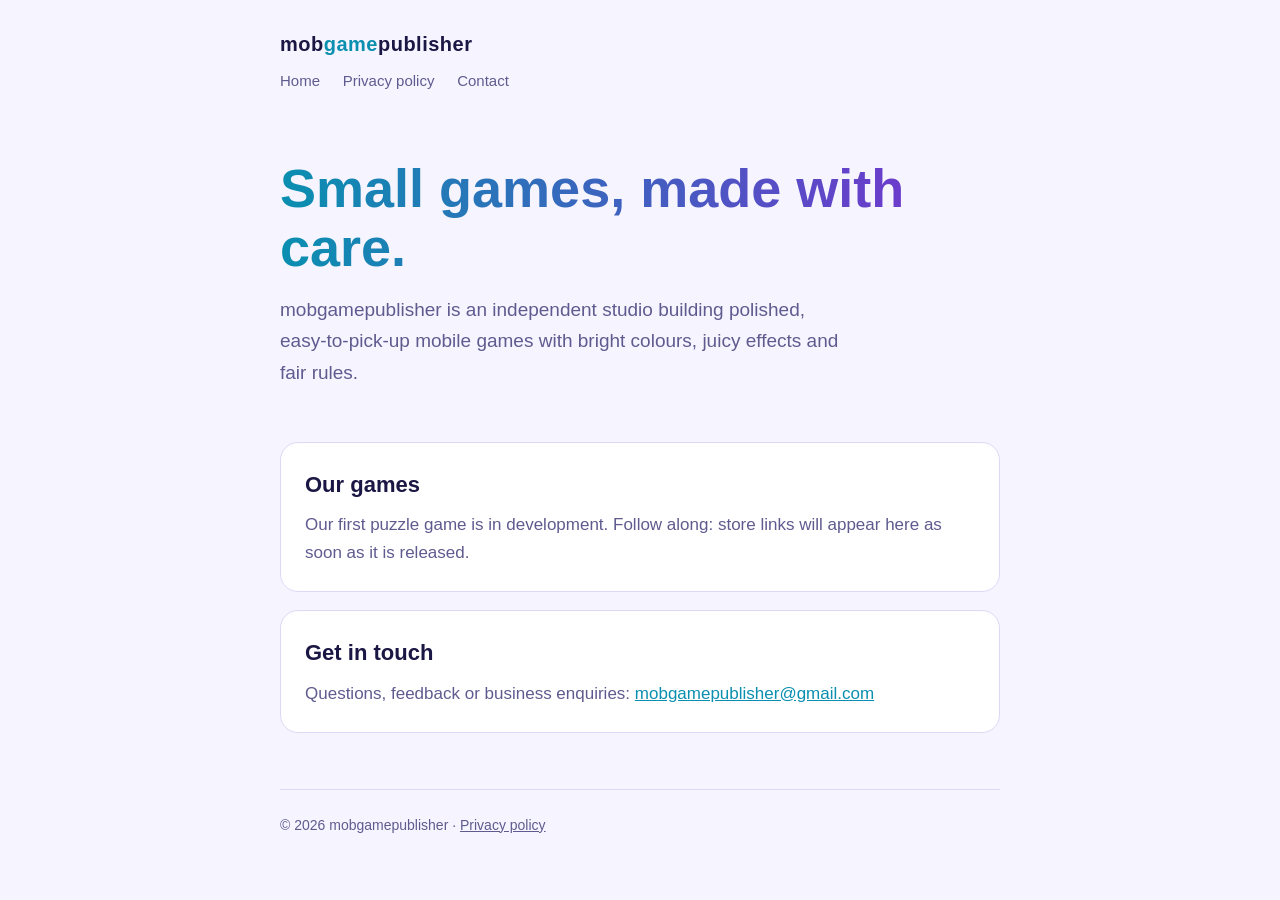
<file: index.html>
<!doctype html>
<html lang="en">
<head>
  <meta charset="utf-8">
  <meta name="viewport" content="width=device-width, initial-scale=1">
  <title>mobgamepublisher: mobile games</title>
  <meta name="description" content="mobgamepublisher makes simple, polished mobile games.">
  <link rel="stylesheet" href="style.css">
</head>
<body>
  <div class="wrap">
    <header class="site">
      <a class="brand" href="index.html">mob<span>game</span>publisher</a>
      <nav>
        <a href="index.html">Home</a>
        <a href="privacy.html">Privacy policy</a>
        <a href="mailto:mobgamepublisher@gmail.com">Contact</a>
      </nav>
    </header>

    <section class="hero">
      <h1>Small games, made with care.</h1>
      <p>mobgamepublisher is an independent studio building polished, easy-to-pick-up mobile games with bright colours, juicy effects and fair rules.</p>
    </section>

    <section class="card">
      <h2>Our games</h2>
      <p>Our first puzzle game is in development. Follow along: store links will appear here as soon as it is released.</p>
    </section>

    <section class="card">
      <h2>Get in touch</h2>
      <p>Questions, feedback or business enquiries: <a href="mailto:mobgamepublisher@gmail.com">mobgamepublisher@gmail.com</a></p>
    </section>

    <footer>
      &copy; 2026 mobgamepublisher &middot; <a href="privacy.html">Privacy policy</a>
    </footer>
  </div>
</body>
</html>
</file>
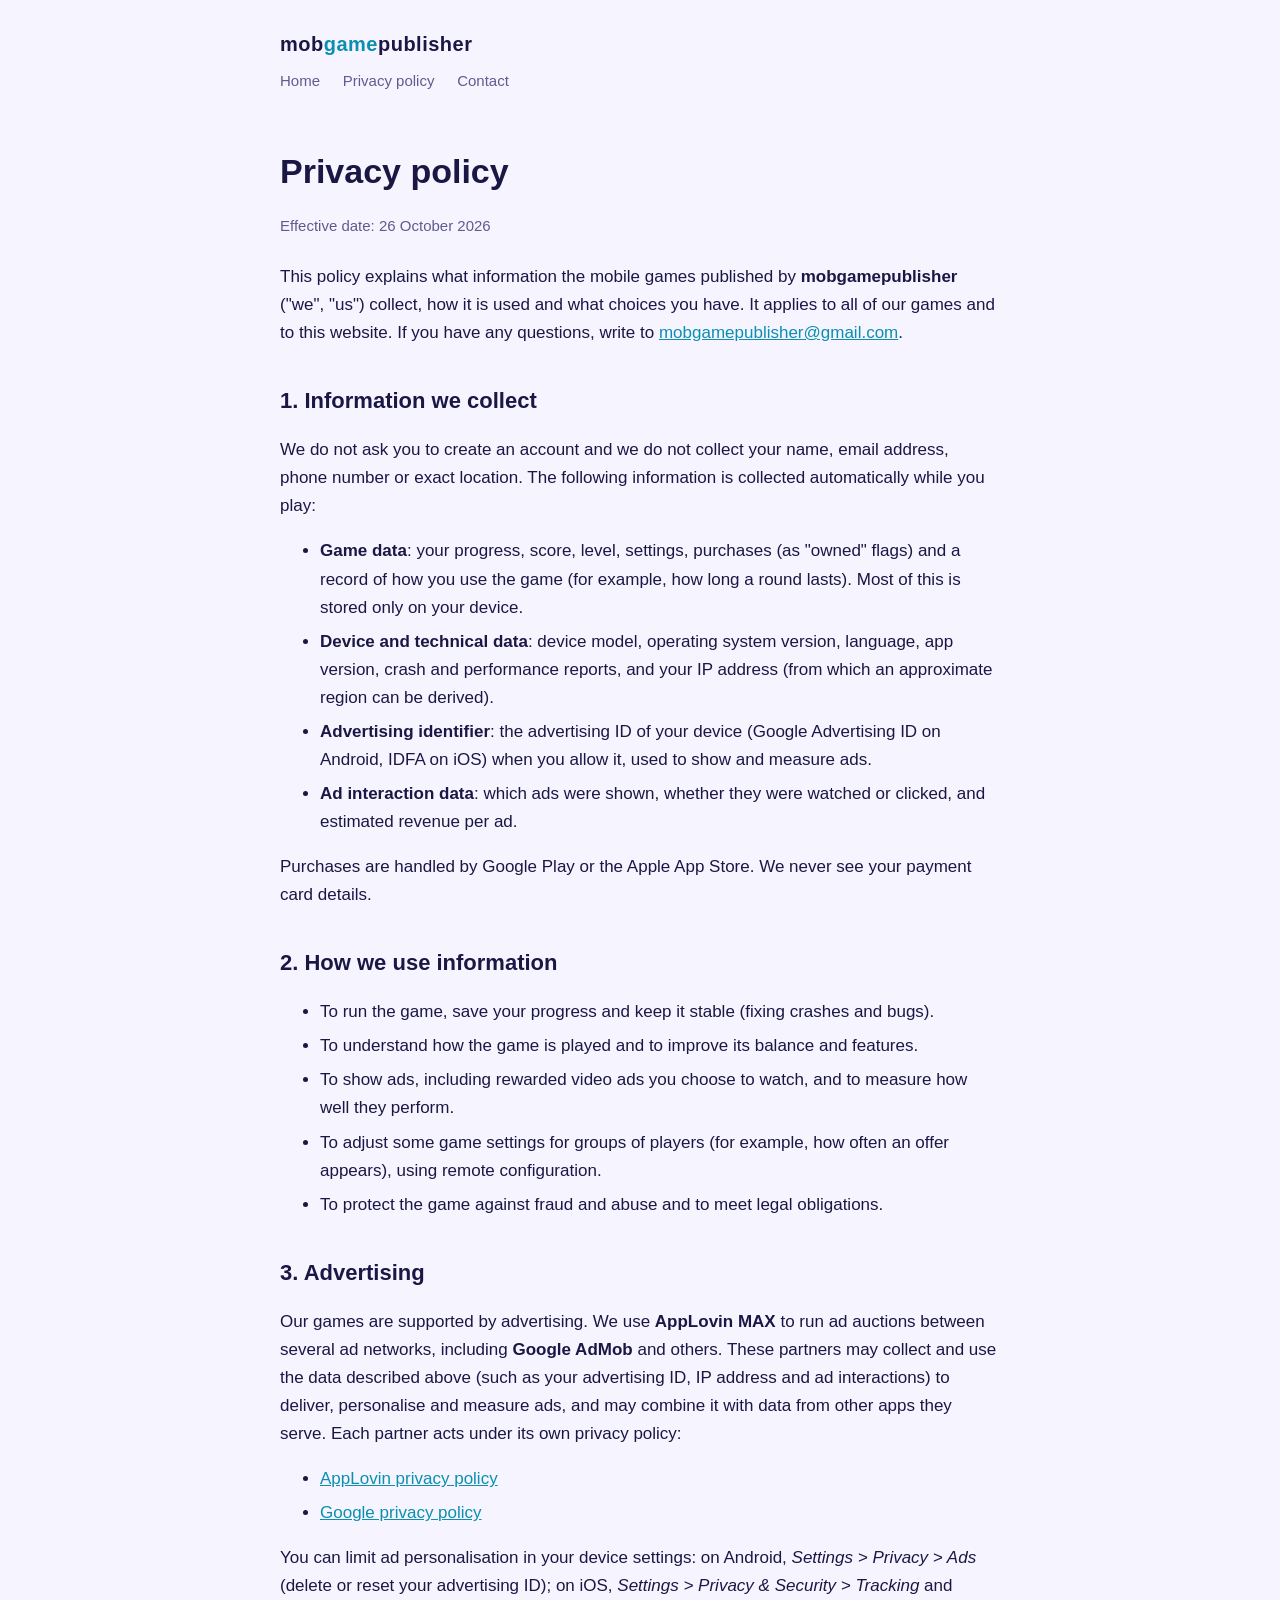
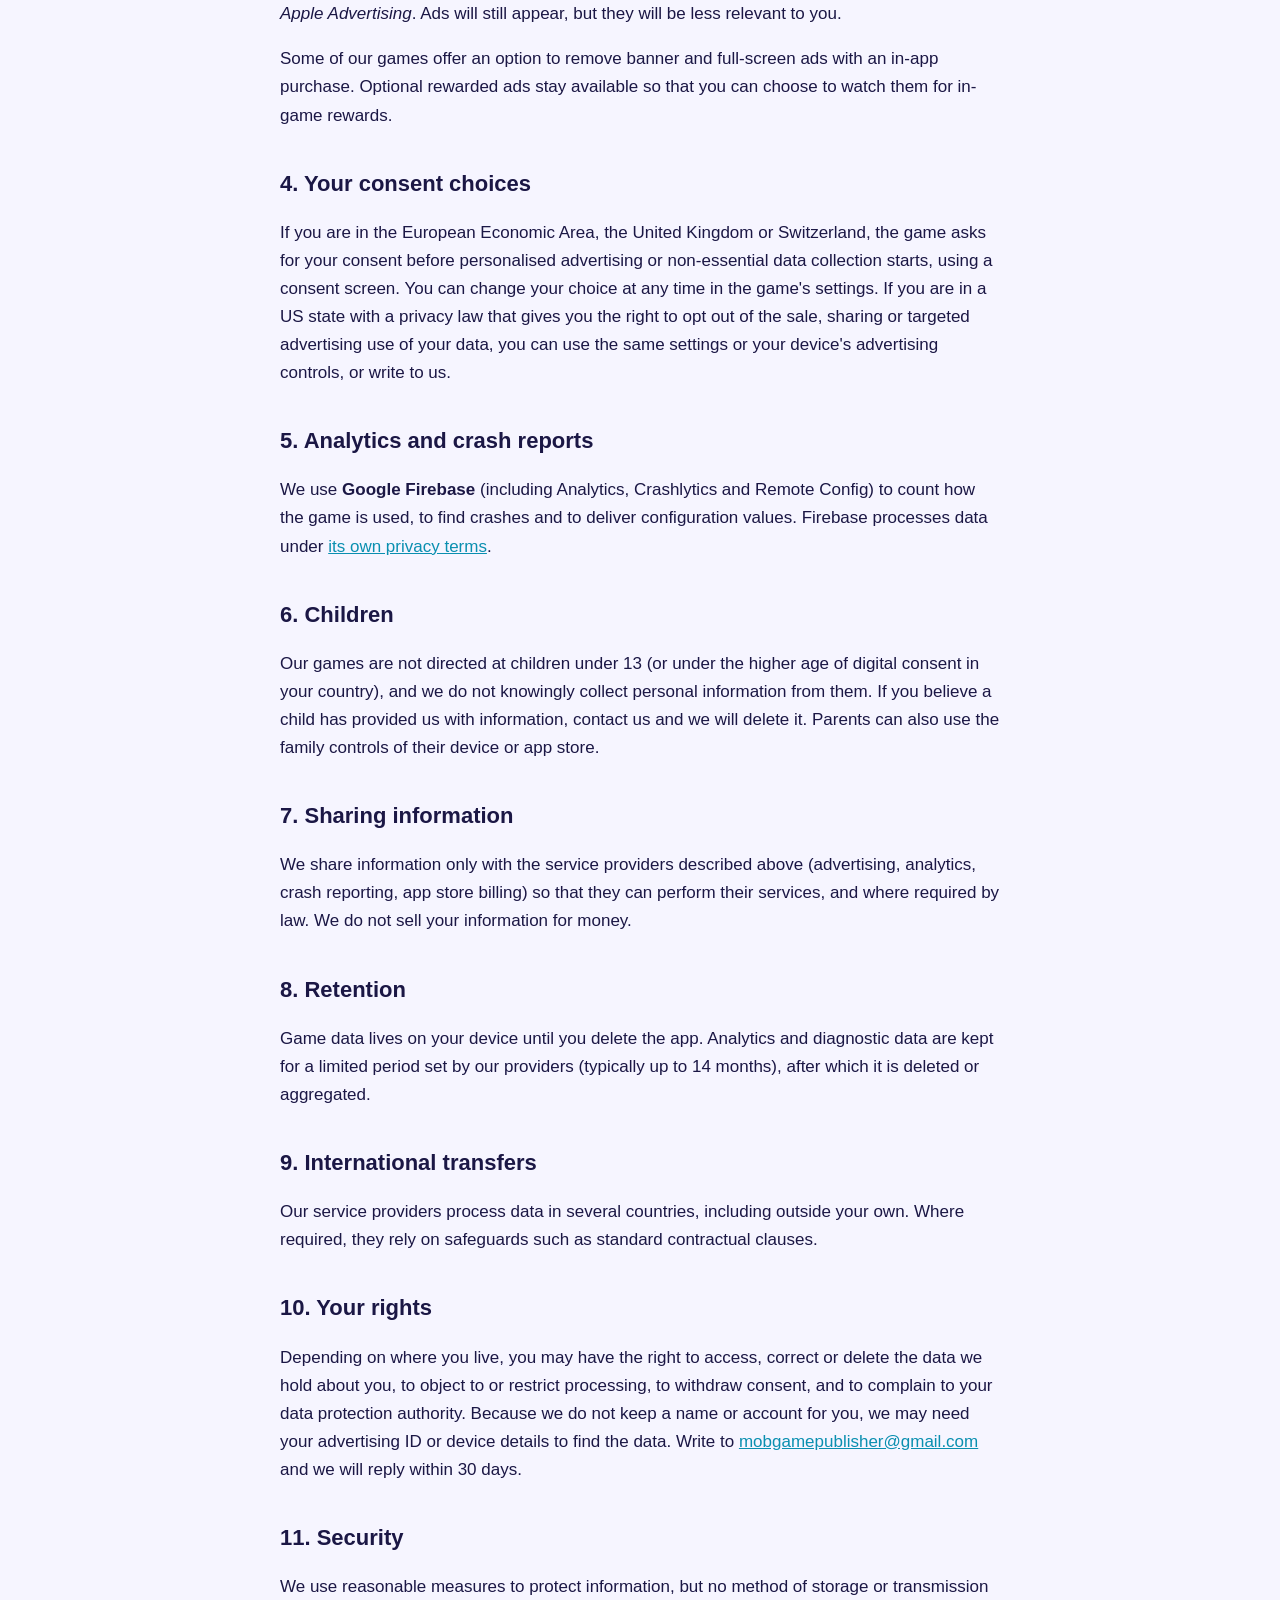
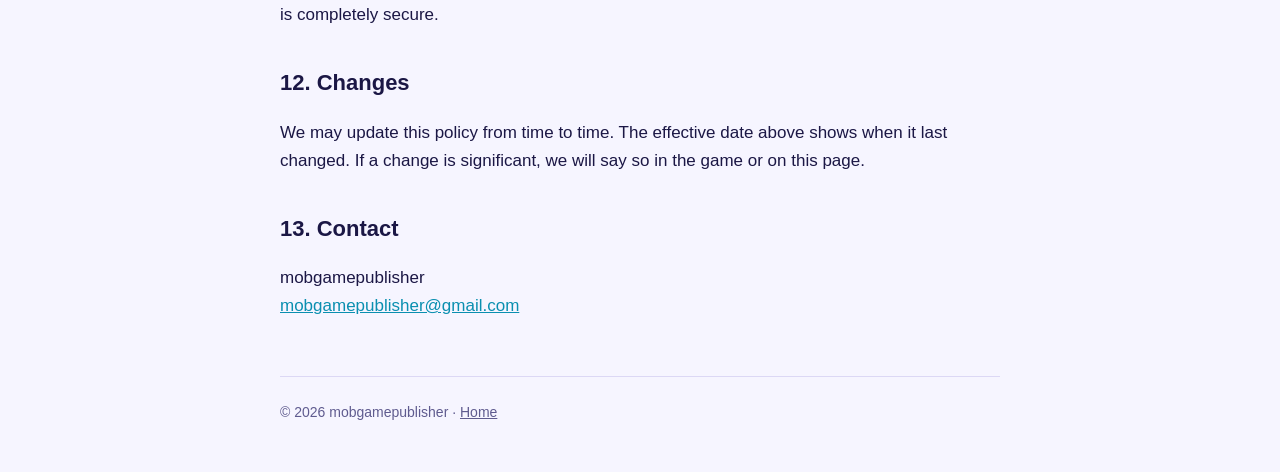
<file: privacy.html>
<!doctype html>
<html lang="en">
<head>
  <meta charset="utf-8">
  <meta name="viewport" content="width=device-width, initial-scale=1">
  <title>Privacy policy | mobgamepublisher</title>
  <meta name="description" content="Privacy policy for the mobile games published by mobgamepublisher.">
  <link rel="stylesheet" href="style.css">
</head>
<body>
  <div class="wrap">
    <header class="site">
      <a class="brand" href="index.html">mob<span>game</span>publisher</a>
      <nav>
        <a href="index.html">Home</a>
        <a href="privacy.html">Privacy policy</a>
        <a href="mailto:mobgamepublisher@gmail.com">Contact</a>
      </nav>
    </header>

    <h1 class="page">Privacy policy</h1>
    <p class="meta">Effective date: 26 October 2026</p>

    <p>This policy explains what information the mobile games published by <strong>mobgamepublisher</strong> ("we", "us") collect, how it is used and what choices you have. It applies to all of our games and to this website. If you have any questions, write to <a href="mailto:mobgamepublisher@gmail.com">mobgamepublisher@gmail.com</a>.</p>

    <h2>1. Information we collect</h2>
    <p>We do not ask you to create an account and we do not collect your name, email address, phone number or exact location. The following information is collected automatically while you play:</p>
    <ul>
      <li><strong>Game data</strong>: your progress, score, level, settings, purchases (as "owned" flags) and a record of how you use the game (for example, how long a round lasts). Most of this is stored only on your device.</li>
      <li><strong>Device and technical data</strong>: device model, operating system version, language, app version, crash and performance reports, and your IP address (from which an approximate region can be derived).</li>
      <li><strong>Advertising identifier</strong>: the advertising ID of your device (Google Advertising ID on Android, IDFA on iOS) when you allow it, used to show and measure ads.</li>
      <li><strong>Ad interaction data</strong>: which ads were shown, whether they were watched or clicked, and estimated revenue per ad.</li>
    </ul>
    <p>Purchases are handled by Google Play or the Apple App Store. We never see your payment card details.</p>

    <h2>2. How we use information</h2>
    <ul>
      <li>To run the game, save your progress and keep it stable (fixing crashes and bugs).</li>
      <li>To understand how the game is played and to improve its balance and features.</li>
      <li>To show ads, including rewarded video ads you choose to watch, and to measure how well they perform.</li>
      <li>To adjust some game settings for groups of players (for example, how often an offer appears), using remote configuration.</li>
      <li>To protect the game against fraud and abuse and to meet legal obligations.</li>
    </ul>

    <h2>3. Advertising</h2>
    <p>Our games are supported by advertising. We use <strong>AppLovin MAX</strong> to run ad auctions between several ad networks, including <strong>Google AdMob</strong> and others. These partners may collect and use the data described above (such as your advertising ID, IP address and ad interactions) to deliver, personalise and measure ads, and may combine it with data from other apps they serve. Each partner acts under its own privacy policy:</p>
    <ul>
      <li><a href="https://www.applovin.com/privacy/">AppLovin privacy policy</a></li>
      <li><a href="https://policies.google.com/privacy">Google privacy policy</a></li>
    </ul>
    <p>You can limit ad personalisation in your device settings: on Android, <em>Settings &gt; Privacy &gt; Ads</em> (delete or reset your advertising ID); on iOS, <em>Settings &gt; Privacy &amp; Security &gt; Tracking</em> and <em>Apple Advertising</em>. Ads will still appear, but they will be less relevant to you.</p>
    <p>Some of our games offer an option to remove banner and full-screen ads with an in-app purchase. Optional rewarded ads stay available so that you can choose to watch them for in-game rewards.</p>

    <h2>4. Your consent choices</h2>
    <p>If you are in the European Economic Area, the United Kingdom or Switzerland, the game asks for your consent before personalised advertising or non-essential data collection starts, using a consent screen. You can change your choice at any time in the game's settings. If you are in a US state with a privacy law that gives you the right to opt out of the sale, sharing or targeted advertising use of your data, you can use the same settings or your device's advertising controls, or write to us.</p>

    <h2>5. Analytics and crash reports</h2>
    <p>We use <strong>Google Firebase</strong> (including Analytics, Crashlytics and Remote Config) to count how the game is used, to find crashes and to deliver configuration values. Firebase processes data under <a href="https://firebase.google.com/support/privacy">its own privacy terms</a>.</p>

    <h2>6. Children</h2>
    <p>Our games are not directed at children under 13 (or under the higher age of digital consent in your country), and we do not knowingly collect personal information from them. If you believe a child has provided us with information, contact us and we will delete it. Parents can also use the family controls of their device or app store.</p>

    <h2>7. Sharing information</h2>
    <p>We share information only with the service providers described above (advertising, analytics, crash reporting, app store billing) so that they can perform their services, and where required by law. We do not sell your information for money.</p>

    <h2>8. Retention</h2>
    <p>Game data lives on your device until you delete the app. Analytics and diagnostic data are kept for a limited period set by our providers (typically up to 14 months), after which it is deleted or aggregated.</p>

    <h2>9. International transfers</h2>
    <p>Our service providers process data in several countries, including outside your own. Where required, they rely on safeguards such as standard contractual clauses.</p>

    <h2>10. Your rights</h2>
    <p>Depending on where you live, you may have the right to access, correct or delete the data we hold about you, to object to or restrict processing, to withdraw consent, and to complain to your data protection authority. Because we do not keep a name or account for you, we may need your advertising ID or device details to find the data. Write to <a href="mailto:mobgamepublisher@gmail.com">mobgamepublisher@gmail.com</a> and we will reply within 30 days.</p>

    <h2>11. Security</h2>
    <p>We use reasonable measures to protect information, but no method of storage or transmission is completely secure.</p>

    <h2>12. Changes</h2>
    <p>We may update this policy from time to time. The effective date above shows when it last changed. If a change is significant, we will say so in the game or on this page.</p>

    <h2>13. Contact</h2>
    <p>mobgamepublisher<br><a href="mailto:mobgamepublisher@gmail.com">mobgamepublisher@gmail.com</a></p>

    <footer>
      &copy; 2026 mobgamepublisher &middot; <a href="index.html">Home</a>
    </footer>
  </div>
</body>
</html>
</file>
<file: style.css>
:root {
  --bg: #0f0b24;
  --card: #1a1440;
  --text: #ecebff;
  --muted: #a9a6d4;
  --accent: #29e0ff;
  --accent2: #b84dff;
  --line: #2c2565;
}
@media (prefers-color-scheme: light) {
  :root {
    --bg: #f6f5ff;
    --card: #ffffff;
    --text: #1b1745;
    --muted: #5f5b8f;
    --accent: #0a8fb0;
    --accent2: #7a2fd0;
    --line: #dcd8f5;
  }
}
* { box-sizing: border-box; }
html { -webkit-text-size-adjust: 100%; }
body {
  margin: 0;
  background: var(--bg);
  color: var(--text);
  font: 17px/1.65 -apple-system, BlinkMacSystemFont, "Segoe UI", Roboto, Helvetica, Arial, sans-serif;
}
.wrap { max-width: 760px; margin: 0 auto; padding: 0 20px; }
header.site { padding: 28px 0 8px; }
header.site a.brand {
  color: var(--text); text-decoration: none; font-weight: 800; letter-spacing: .5px; font-size: 20px;
}
header.site a.brand span { color: var(--accent); }
nav { margin-top: 6px; }
nav a { color: var(--muted); text-decoration: none; margin-right: 18px; font-size: 15px; }
nav a:hover { color: var(--accent); }
.hero { padding: 56px 0 36px; }
.hero h1 {
  font-size: clamp(34px, 7vw, 54px); line-height: 1.1; margin: 0 0 16px; font-weight: 900;
  background: linear-gradient(90deg, var(--accent), var(--accent2));
  -webkit-background-clip: text; background-clip: text; color: transparent;
}
.hero p { color: var(--muted); font-size: 19px; max-width: 560px; margin: 0; }
.card {
  background: var(--card); border: 1px solid var(--line); border-radius: 18px; padding: 24px; margin: 18px 0;
}
.card h2 { margin: 0 0 8px; font-size: 22px; }
.card p { margin: 0; color: var(--muted); }
h1.page { font-size: 34px; margin: 40px 0 6px; }
h2 { font-size: 22px; margin: 36px 0 8px; }
p, li { color: var(--text); }
li { margin: 6px 0; }
.meta { color: var(--muted); font-size: 15px; margin-bottom: 24px; }
a { color: var(--accent); }
footer { border-top: 1px solid var(--line); margin-top: 56px; padding: 24px 0 48px; color: var(--muted); font-size: 14px; }
footer a { color: var(--muted); }
</file>
